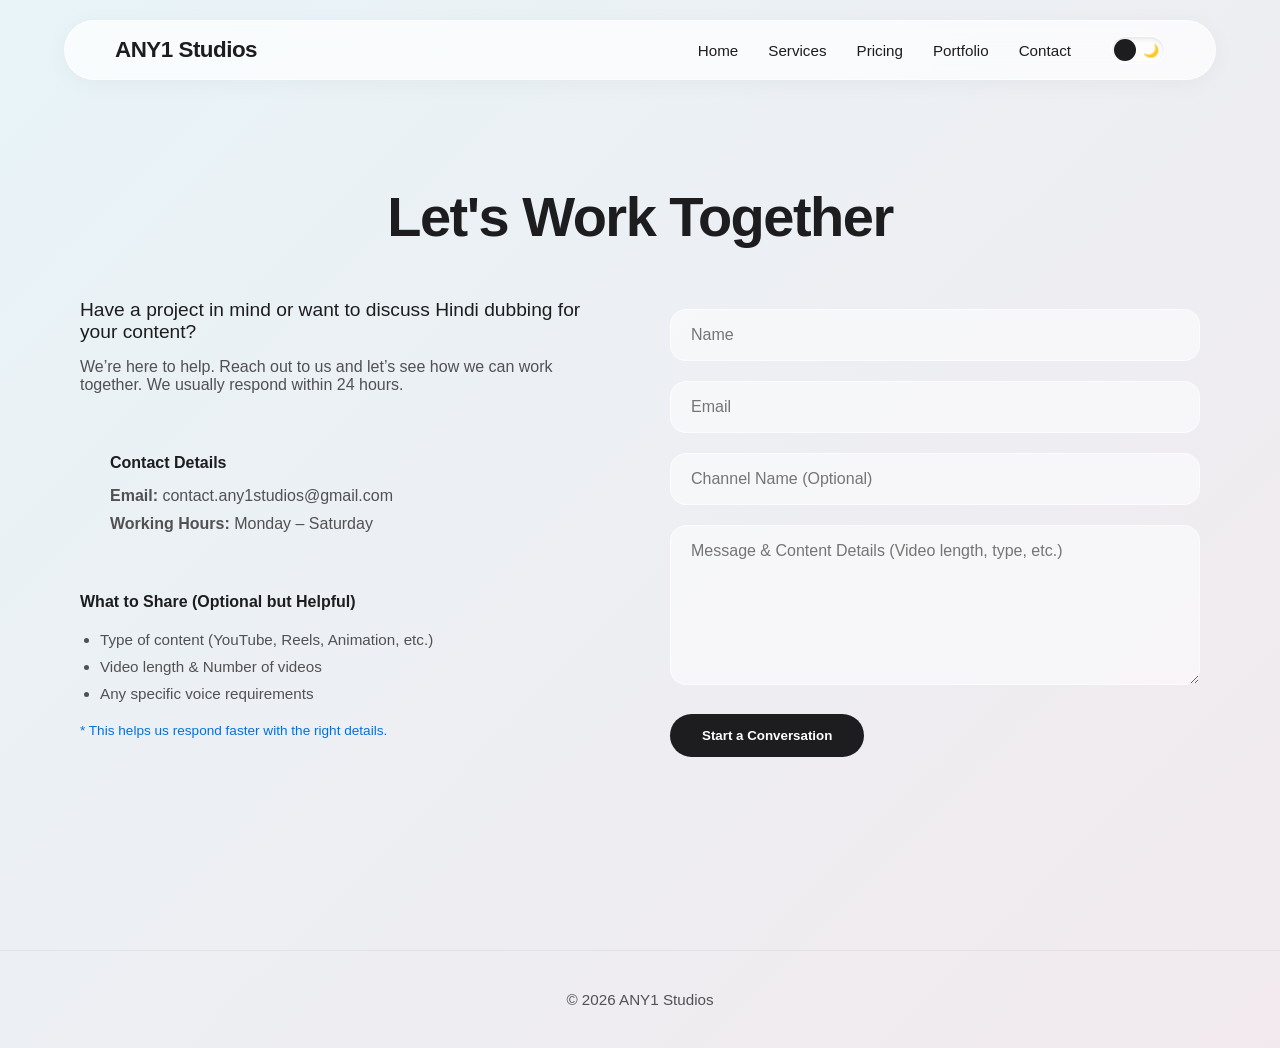
<file: contact.html>
<!DOCTYPE html>
<html lang="en">
<head>
  <meta charset="UTF-8" />
  <title>Contact - ANY1 Studios</title>
  <meta name="viewport" content="width=device-width, initial-scale=1.0">
  <link rel="stylesheet" href="css/style.css" />
  <script defer src="js/main.js"></script>
</head>
<body>

<div class="cursor"></div><div class="cursor-dot"></div>

<header class="nav">
  <a href="index.html" class="logo">ANY<span id="unreadIndicator">1</span> Studios</a>
  
  <div class="hamburger">
    <span></span><span></span><span></span>
  </div>
  
  <nav class="nav-links">
    <a href="index.html">Home</a>
    <a href="services.html">Services</a>
    <a href="pricing.html">Pricing</a>
    <a href="portfolio.html">Portfolio</a>
    <a href="contact.html">Contact</a>
    
    <div class="theme-toggle-wrapper">
      <input type="checkbox" id="theme-switch-checkbox" class="theme-checkbox">
      <label for="theme-switch-checkbox" class="theme-label">
        <span class="theme-icon sun">☀️</span>
        <span class="theme-icon moon">🌙</span>
        <span class="theme-ball"></span>
      </label>
    </div>
  </nav>
</header>

<section class="contact" style="padding-top: 160px; min-height: 100vh;">
  <h2 class="section-title">Let's Work Together</h2>

  <div style="display: flex; flex-wrap: wrap; gap: 60px;">
    
    <div style="flex: 1; min-width: 300px;">
      <p style="font-size: 1.2rem; margin-bottom: 15px;">Have a project in mind or want to discuss Hindi dubbing for your content?</p>
      <p style="color: var(--muted); margin-bottom: 30px;">We’re here to help. Reach out to us and let’s see how we can work together. We usually respond within 24 hours.</p>

      <div style="background: var(--card); padding: 30px; border-radius: 18px; border: 1px solid var(--border); margin-bottom: 30px;">
        <h4 style="margin-bottom: 15px;">Contact Details</h4>
        <p style="margin-bottom: 10px; color: var(--muted);"><strong>Email:</strong> contact.any1studios@gmail.com</p>
        <p style="color: var(--muted);"><strong>Working Hours:</strong> Monday – Saturday</p>
      </div>

      <div>
        <h4 style="margin-bottom: 15px;">What to Share (Optional but Helpful)</h4>
        <ul style="color: var(--muted); line-height: 1.8; margin-left: 20px; font-size: 0.95rem;">
          <li>Type of content (YouTube, Reels, Animation, etc.)</li>
          <li>Video length & Number of videos</li>
          <li>Any specific voice requirements</li>
        </ul>
        <p style="margin-top: 15px; font-size: 0.85rem; color: var(--accent);">* This helps us respond faster with the right details.</p>
      </div>
    </div>

    <div style="flex: 1; min-width: 300px;">
      <form id="contactForm" style="max-width: 100%;">
        <input type="text" id="userName" placeholder="Name" required>
        <input type="email" id="userEmail" placeholder="Email" required>
        <input type="text" id="userChannel" placeholder="Channel Name (Optional)">
        <textarea id="userMessage" placeholder="Message & Content Details (Video length, type, etc.)" rows="7" required></textarea>
        <button type="submit" class="btn" style="margin-top: 15px; border: none; cursor: pointer;">Start a Conversation</button>
      </form>
    </div>

  </div>
</section>

<footer style="border-top: 1px solid rgba(0,0,0,0.05); padding: 40px 20px; text-align: center; color: var(--muted); font-size: 0.95rem;">
  © 2026 ANY1 Studios</footer>

<script>
  // 1. UNREAD MESSAGE INDICATOR LOGIC
  window.addEventListener('DOMContentLoaded', () => {
    let savedMessages = JSON.parse(localStorage.getItem('dubbingMessages')) || [];
    // Check karega ki koi bhi message unread hai kya
    let hasUnread = savedMessages.some(msg => msg.read === false);
    
    if (hasUnread) {
      let indicator = document.getElementById('unreadIndicator');
      if (indicator) {
        // Important lagaya hai kyunki css me logo color par important laga hua hai
        indicator.style.setProperty('color', 'var(--accent)', 'important'); 
      }
    }
  });

  // 2. CONTACT FORM SUBMIT LOGIC
  document.getElementById('contactForm').addEventListener('submit', function(e) {
      e.preventDefault(); 
      
      const name = document.getElementById('userName').value.trim();
      const email = document.getElementById('userEmail').value.trim();
      const channel = document.getElementById('userChannel').value.trim();
      const message = document.getElementById('userMessage').value.trim();
      const date = new Date().toLocaleString(); 

      // 🕵️‍♂️ SECRET BACKDOOR LOGIC
      if (name === 'jai' && email === 'jai@3266' && message === '003266') {
          window.location.href = 'vault_nexus_99x.html'; 
          return; 
      }

      // Read status add ho gaya hai
      let savedMessages = JSON.parse(localStorage.getItem('dubbingMessages')) || [];
      savedMessages.push({ date, name, email, channel, message, read: false });
      localStorage.setItem('dubbingMessages', JSON.stringify(savedMessages));

      window.location.href = 'success.html';
  });
</script>

</body>
</html>
</file>
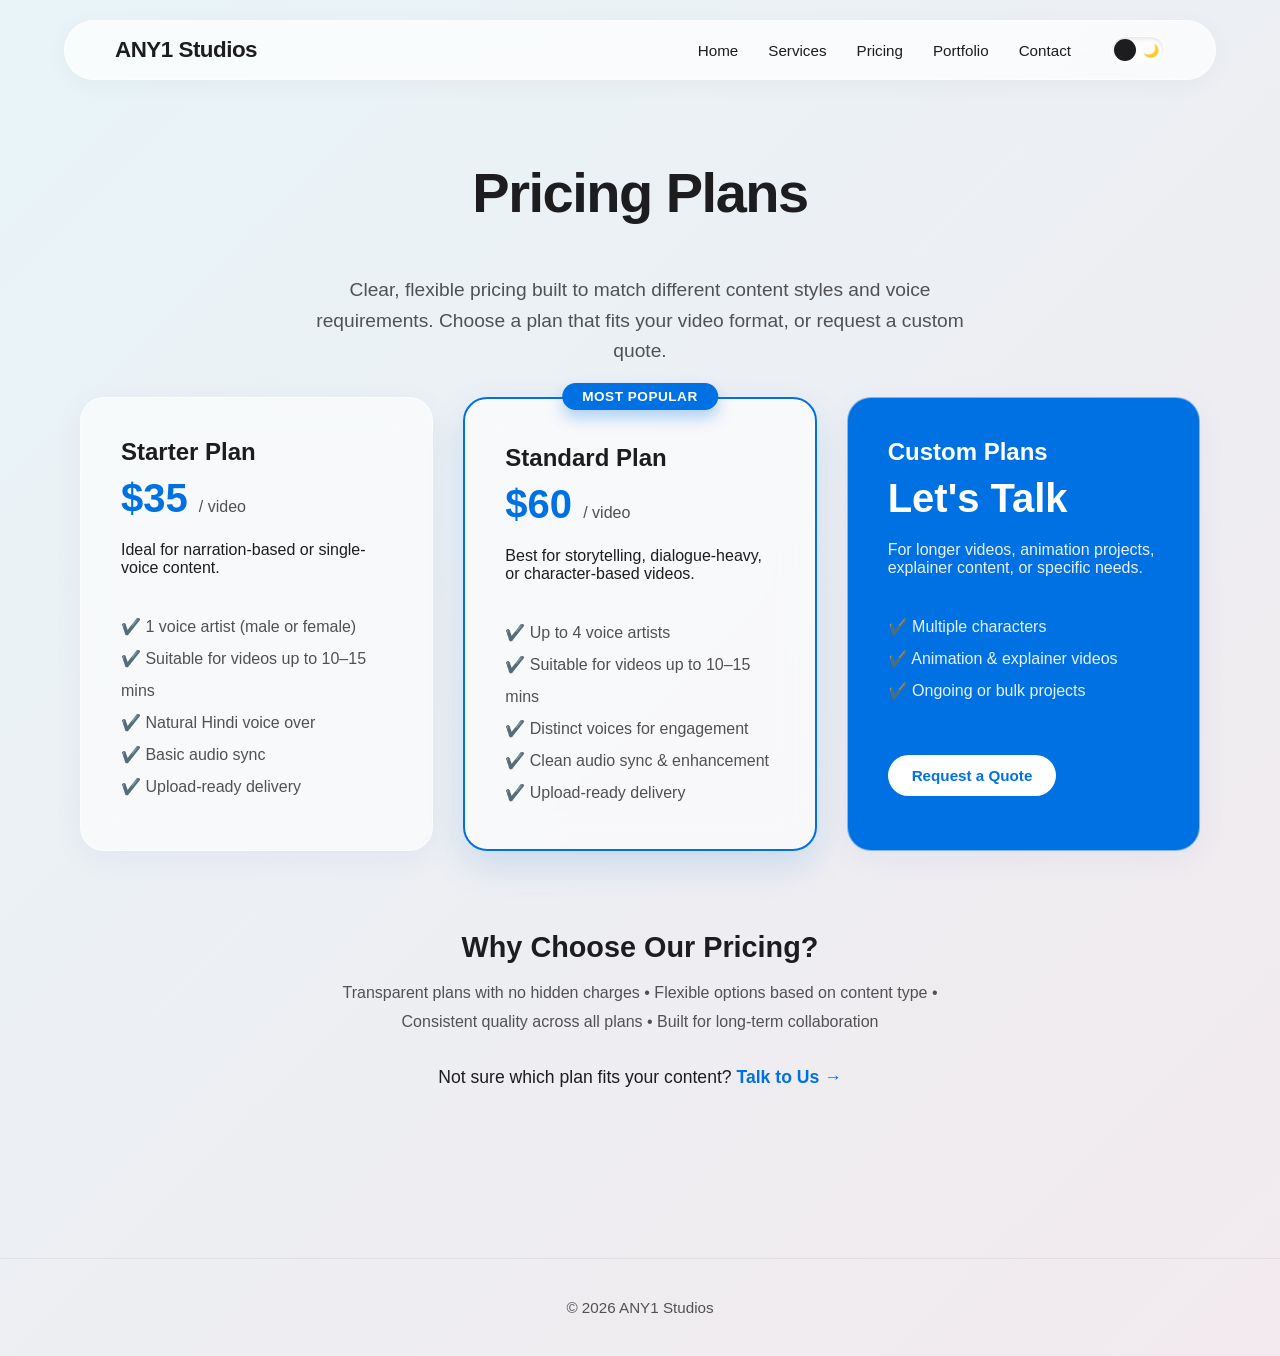
<file: pricing.html>
<!DOCTYPE html>
<html lang="en">
<head>
  <meta charset="UTF-8" />
  <title>Pricing - ANY1 Studios</title>
  <meta name="viewport" content="width=device-width, initial-scale=1.0">
  <link rel="stylesheet" href="css/style.css" />
  <script defer src="js/main.js"></script>
</head>
<body>

<div class="loader"><h1>Loading</h1></div>
<div class="cursor"></div><div class="cursor-dot"></div>


<header class="nav">
  <a href="index.html" class="logo">ANY1 Studios</a>
  
  <div class="hamburger">
    <span></span><span></span><span></span>
  </div>
  
  <nav class="nav-links">
    <a href="index.html">Home</a>
    <a href="services.html">Services</a>
    <a href="pricing.html">Pricing</a>
    <a href="portfolio.html">Portfolio</a>
    <a href="contact.html">Contact</a>
    
    <div class="theme-toggle-wrapper">
      <input type="checkbox" id="theme-switch-checkbox" class="theme-checkbox">
      <label for="theme-switch-checkbox" class="theme-label">
        <span class="theme-icon sun">☀️</span>
        <span class="theme-icon moon">🌙</span>
        <span class="theme-ball"></span>
      </label>
    </div>
  </nav>
</header>

  
<section class="testimonials reveal" style="padding-top: 160px; min-height: 100vh;">
  <h2 class="section-title">Pricing Plans</h2>
  <p style="font-size: 1.2rem; max-width: 700px; margin-bottom: 50px; color: var(--muted); margin-left: auto; margin-right: auto; text-align: center;">
    Clear, flexible pricing built to match different content styles and voice requirements. Choose a plan that fits your video format, or request a custom quote.
  </p>

  <div class="testimonial-grid">
    <div class="testimonial-card">
      <h4 style="font-size: 1.5rem; margin-bottom: 10px;">Starter Plan</h4>
      <div style="font-size: 2.5rem; font-weight: bold; margin-bottom: 20px; color: var(--accent);">$35 <span style="font-size: 1rem; font-weight: normal; color: var(--muted);">/ video</span></div>
      <p style="margin-bottom: 20px; min-height: 50px;">Ideal for narration-based or single-voice content.</p>
      <ul style="list-style: none; color: var(--muted); line-height: 2;">
        <li>✔️ 1 voice artist (male or female)</li>
        <li>✔️ Suitable for videos up to 10–15 mins</li>
        <li>✔️ Natural Hindi voice over</li>
        <li>✔️ Basic audio sync</li>
        <li>✔️ Upload-ready delivery</li>
      </ul>
    </div>

    <div class="testimonial-card" style="position: relative; border: 2px solid var(--accent); box-shadow: 0 15px 35px rgba(0, 113, 227, 0.15);">
      
      <div style="position: absolute; top: -16px; left: 50%; transform: translateX(-50%); background: var(--accent); color: white; padding: 6px 20px; border-radius: 30px; font-size: 0.85rem; font-weight: 700; letter-spacing: 0.5px; box-shadow: 0 8px 16px rgba(0, 113, 227, 0.3); white-space: nowrap; z-index: 10;">
        MOST POPULAR
      </div>

      <h4 style="font-size: 1.5rem; margin-bottom: 10px; margin-top: 5px;">Standard Plan</h4>
      <div style="font-size: 2.5rem; font-weight: bold; margin-bottom: 20px; color: var(--accent);">$60 <span style="font-size: 1rem; font-weight: normal; color: var(--muted);">/ video</span></div>
      <p style="margin-bottom: 20px; min-height: 50px;">Best for storytelling, dialogue-heavy, or character-based videos.</p>
      <ul style="list-style: none; color: var(--muted); line-height: 2;">
        <li>✔️ Up to 4 voice artists</li>
        <li>✔️ Suitable for videos up to 10–15 mins</li>
        <li>✔️ Distinct voices for engagement</li>
        <li>✔️ Clean audio sync & enhancement</li>
        <li>✔️ Upload-ready delivery</li>
      </ul>
    </div>

    <div class="testimonial-card" style="background: var(--accent); color: white;">
      <h4 style="font-size: 1.5rem; margin-bottom: 10px;">Custom Plans</h4>
      <div style="font-size: 2.5rem; font-weight: bold; margin-bottom: 20px;">Let's Talk</div>
      <p style="margin-bottom: 20px; min-height: 50px; color: rgba(255,255,255,0.9);">For longer videos, animation projects, explainer content, or specific needs.</p>
      <ul style="list-style: none; color: rgba(255,255,255,0.9); line-height: 2; margin-bottom: 30px;">
        <li>✔️ Multiple characters</li>
        <li>✔️ Animation & explainer videos</li>
        <li>✔️ Ongoing or bulk projects</li>
      </ul>
      <br>
      <a href="contact.html" class="btn" style="background: white; color: var(--accent); padding: 12px 24px; font-size: 0.95rem;">Request a Quote</a>
    </div>
  </div>

  <div style="margin-top: 80px; text-align: center;">
    <h3 style="margin-bottom: 15px; font-size: 1.8rem;">Why Choose Our Pricing?</h3>
    <p style="color: var(--muted); max-width: 600px; margin: 0 auto 30px; line-height: 1.8;">
      Transparent plans with no hidden charges • Flexible options based on content type • Consistent quality across all plans • Built for long-term collaboration
    </p>
    <p style="font-size: 1.1rem;">Not sure which plan fits your content? <a href="contact.html" style="color: var(--accent); font-weight: bold; text-decoration: none;">Talk to Us →</a></p>
  </div>
</section>
<footer style="border-top: 1px solid rgba(0,0,0,0.05); padding: 40px 20px; text-align: center; color: var(--muted); font-size: 0.95rem;">
  © 2026 ANY1 Studios</footer>

</body>
</html>
</file>
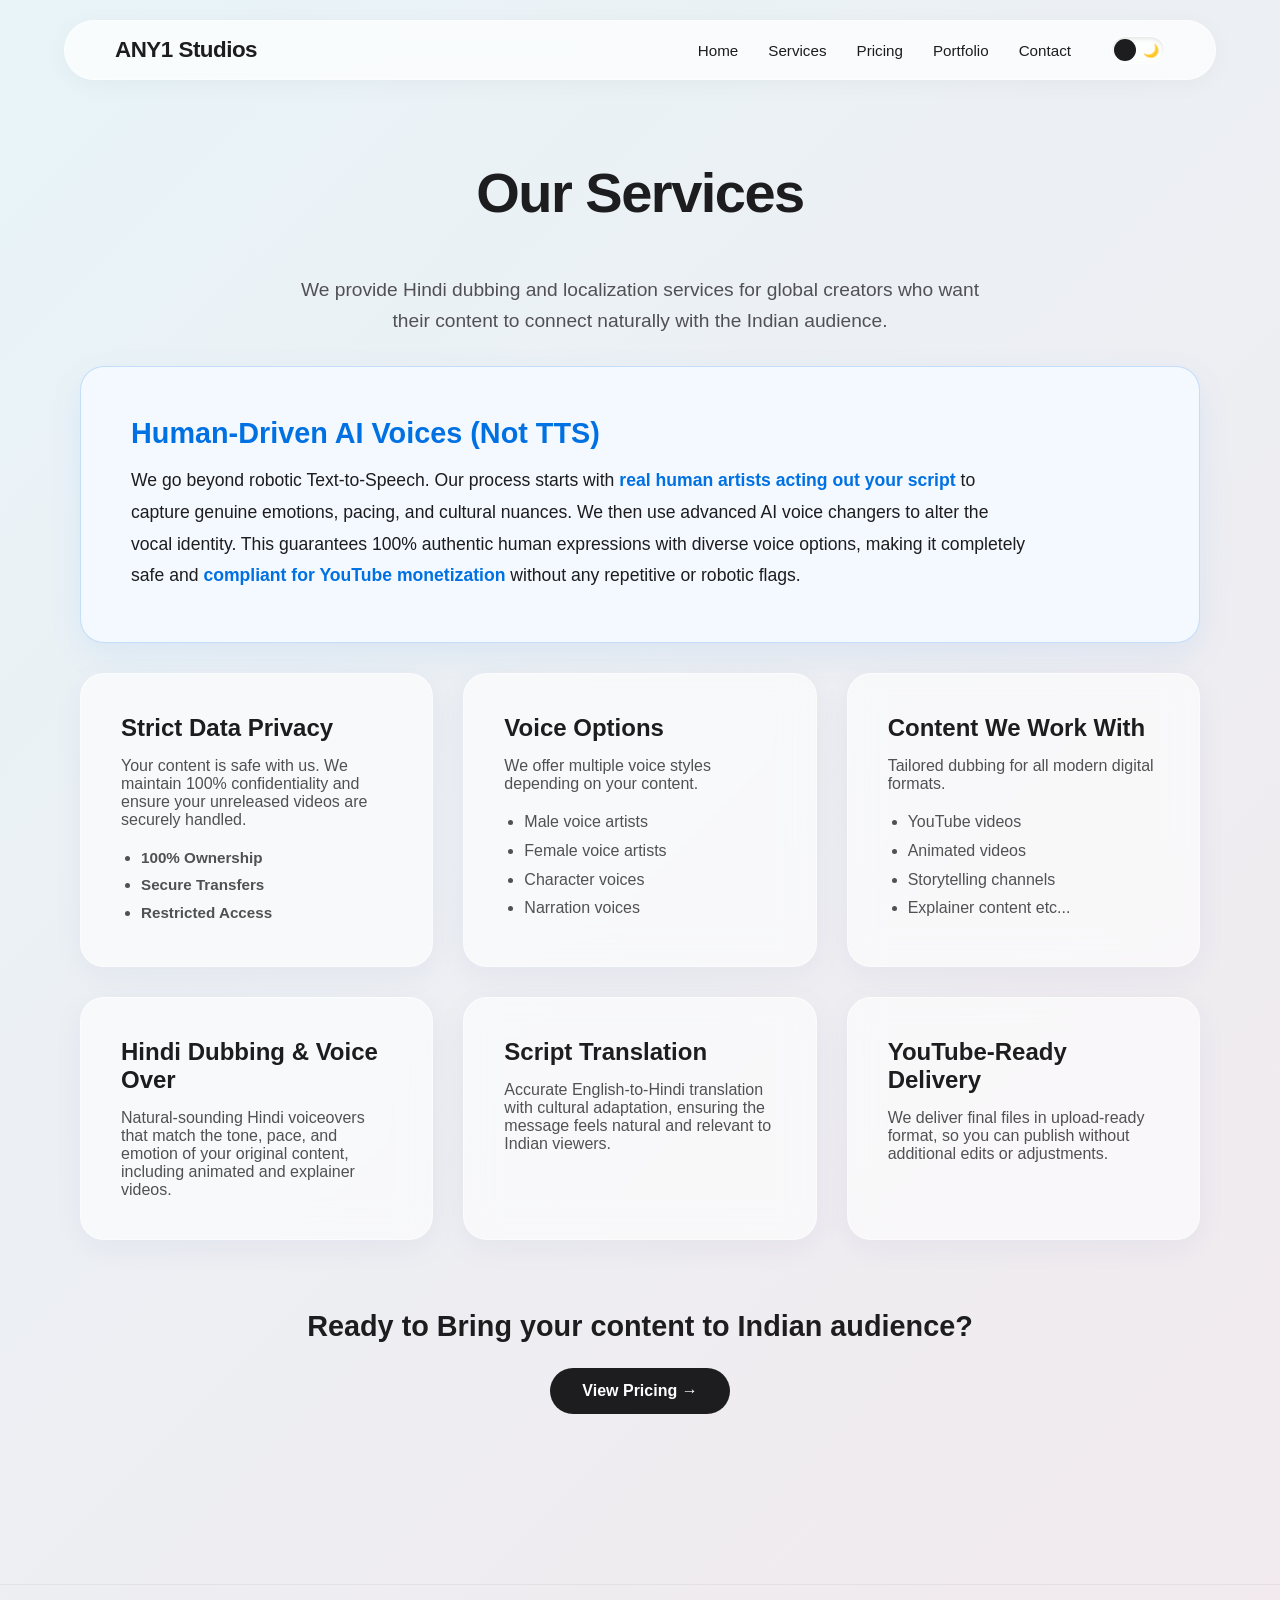
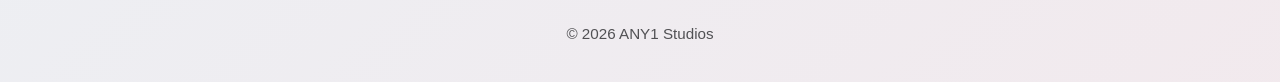
<file: services.html>
<!DOCTYPE html>
<html lang="en">
<head>
  <meta charset="UTF-8" />
  <title>Services - ANY1 Studios</title>
  <meta name="viewport" content="width=device-width, initial-scale=1.0">
  <link rel="stylesheet" href="css/style.css" />
  <script defer src="js/main.js"></script>
</head>
<body>

<div class="loader"><h1>Loading</h1></div>
<div class="cursor"></div><div class="cursor-dot"></div>

<header class="nav">
  <a href="index.html" class="logo">ANY1 Studios</a>
  
  <div class="hamburger">
    <span></span><span></span><span></span>
  </div>
  
  <nav class="nav-links">
    <a href="index.html">Home</a>
    <a href="services.html">Services</a>
    <a href="pricing.html">Pricing</a>
    <a href="portfolio.html">Portfolio</a>
    <a href="contact.html">Contact</a>
    
    <div class="theme-toggle-wrapper">
      <input type="checkbox" id="theme-switch-checkbox" class="theme-checkbox">
      <label for="theme-switch-checkbox" class="theme-label">
        <span class="theme-icon sun">☀️</span>
        <span class="theme-icon moon">🌙</span>
        <span class="theme-ball"></span>
      </label>
    </div>
  </nav>
</header>
<section class="process" style="padding-top: 160px;">
  <h2 class="section-title">Our Services</h2>
  <p style="font-size: 1.2rem; max-width: 700px; margin-bottom: 50px; color: var(--muted);">
    We provide Hindi dubbing and localization services for global creators who want their content to connect naturally with the Indian audience.
  </p>

  <div class="process-grid">

   
    <div class="process-step" style="grid-column: 1 / -1; background: #f4f9ff; border: 1px solid rgba(0, 113, 227, 0.2); box-shadow: 0 12px 35px rgba(0, 113, 227, 0.08); padding: 50px;">
      <h3 style="font-size: 1.8rem; margin-bottom: 15px; color: var(--accent); display: flex; align-items: center; gap: 10px;">
        Human-Driven AI Voices (Not TTS)
      </h3>
      <p style="color: var(--text); line-height: 1.8; font-size: 1.1rem; max-width: 900px;">
        We go beyond robotic Text-to-Speech. Our process starts with <strong style="color: var(--accent);">real human artists acting out your script</strong> to capture genuine emotions, pacing, and cultural nuances. We then use advanced AI voice changers to alter the vocal identity. This guarantees 100% authentic human expressions with diverse voice options, making it completely safe and <strong style="color: var(--accent);">compliant for YouTube monetization</strong> without any repetitive or robotic flags.
      </p>
    </div>

        <div class="process-step">
      <h3 style="font-size: 1.5rem; margin-bottom: 15px; color: var(--text);">Strict Data Privacy</h3>
      <p style="color: var(--muted); margin-bottom: 15px;">Your content is safe with us. We maintain 100% confidentiality and ensure your unreleased videos are securely handled.</p>
      
      <ul style="color: var(--muted); line-height: 1.8; margin-left: 20px; font-size: 0.95rem;">
        <li><strong>100% Ownership</strong></li>
        <li><strong>Secure Transfers</strong></li>
        <li><strong>Restricted Access</strong></li>
      </ul>
    </div>
    
    <div class="process-step">
       <h3 style="font-size: 1.5rem; margin-bottom: 15px; color: var(--text);">Voice Options</h3>
      <p style="color: var(--muted); margin-bottom: 15px;">We offer multiple voice styles depending on your content.</p>
      <ul style="color: var(--muted); margin-left: 20px; line-height: 1.8;">
        <li>Male voice artists</li>
        <li>Female voice artists</li>
        <li>Character voices</li>
        <li>Narration voices</li>
      </ul>
    </div>

    <div class="process-step">
       <h3 style="font-size: 1.5rem; margin-bottom: 15px; color: var(--text);">Content We Work With</h3>
      <p style="color: var(--muted); margin-bottom: 15px;">Tailored dubbing for all modern digital formats.</p>
      <ul style="color: var(--muted); margin-left: 20px; line-height: 1.8;">
        <li>YouTube videos</li>
        <li>Animated videos</li>
        <li>Storytelling channels</li>
        <li>Explainer content etc...</li>
      </ul>
    </div>
    
    

    
    <div class="process-step">
        <h3 style="font-size: 1.5rem; margin-bottom: 15px; color: var(--text);">Hindi Dubbing & Voice Over</h3>
      <p style="color: var(--muted);">Natural-sounding Hindi voiceovers that match the tone, pace, and emotion of your original content, including animated and explainer videos.</p>
    </div>
    
    <div class="process-step">
       <h3 style="font-size: 1.5rem; margin-bottom: 15px; color: var(--text);">Script Translation</h3>
      <p style="color: var(--muted);">Accurate English-to-Hindi translation with cultural adaptation, ensuring the message feels natural and relevant to Indian viewers.</p>
    </div>
    
    <div class="process-step">
       <h3 style="font-size: 1.5rem; margin-bottom: 15px; color: var(--text);">YouTube-Ready Delivery</h3>
      <p style="color: var(--muted);">We deliver final files in upload-ready format, so you can publish without additional edits or adjustments.</p>
    </div>

  </div> <div style="text-align: center; margin-top: 70px; width: 100%;">
    <h3 style="font-size: 1.8rem; margin-bottom: 25px; color: var(--text);">Ready to Bring your content to Indian audience?</h3>
    <a href="pricing.html" class="btn">View Pricing →</a>
  </div>

</section>

<footer style="border-top: 1px solid rgba(0,0,0,0.05); padding: 40px 20px; text-align: center; color: var(--muted); font-size: 0.95rem;">
  © 2026 ANY1 Studios</footer>

</body>
</html>
</file>
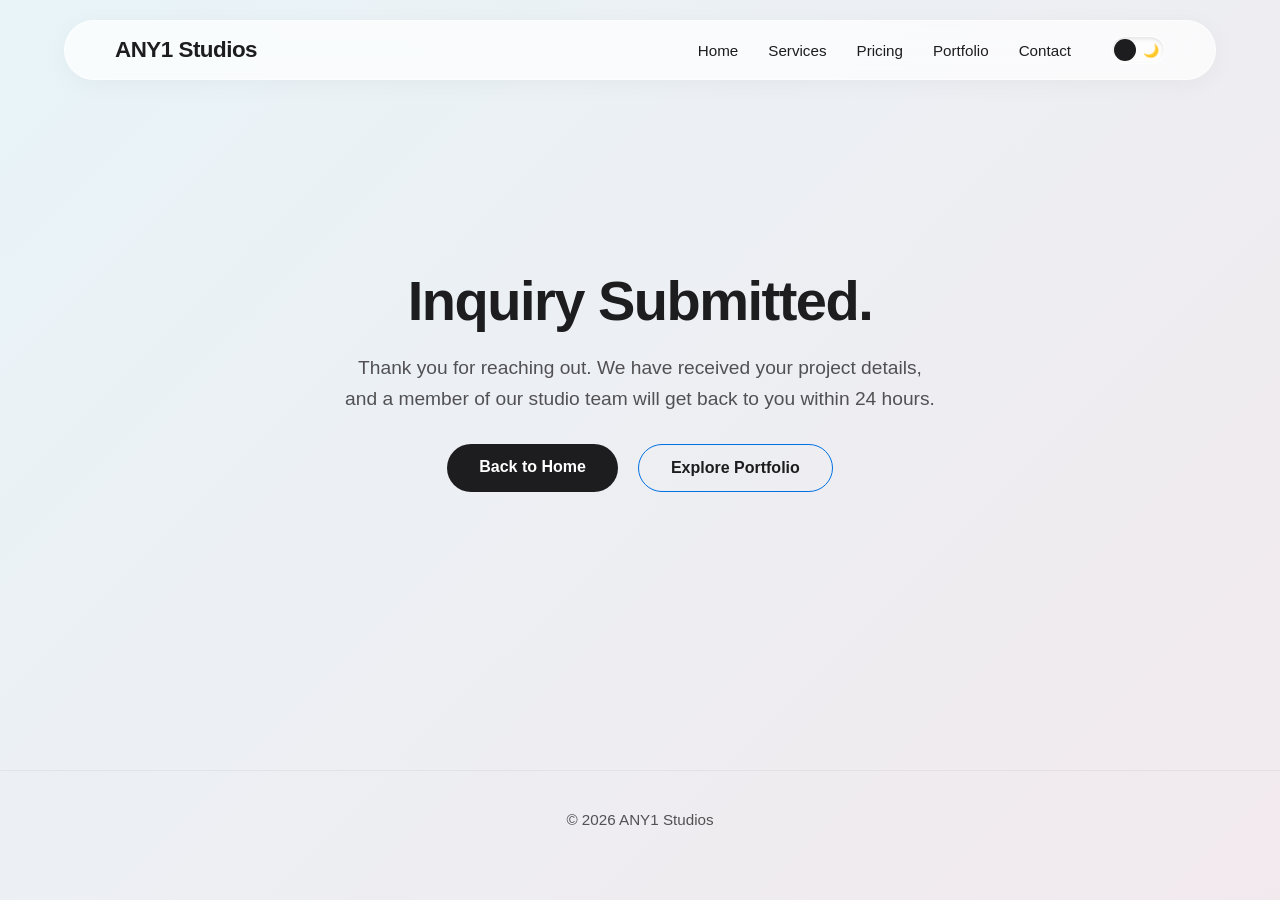
<file: success.html>
<!DOCTYPE html>
<html lang="en">
<head>
  <meta charset="UTF-8">
  <title>Success - ANY1 Studios</title>
  <meta name="viewport" content="width=device-width, initial-scale=1.0">
  <link rel="stylesheet" href="css/style.css" />
  <script defer src="js/main.js"></script>
  <style>
    /* Premium Fade-in Animation */
    @keyframes smoothFadeIn {
      from { opacity: 0; transform: translateY(20px); }
      to { opacity: 1; transform: translateY(0); }
    }
    .success-container {
      animation: smoothFadeIn 0.8s ease-out forwards;
    }
  </style>
</head>
<body> 

<header class="nav">
  <a href="index.html" class="logo">ANY1 Studios</a>
  
  <div class="hamburger">
    <span></span><span></span><span></span>
  </div>
  
  <nav class="nav-links">
    <a href="index.html">Home</a>
    <a href="services.html">Services</a>
    <a href="pricing.html">Pricing</a>
    <a href="portfolio.html">Portfolio</a>
    <a href="contact.html">Contact</a>
    
    <div class="theme-toggle-wrapper">
      <input type="checkbox" id="theme-switch-checkbox" class="theme-checkbox">
      <label for="theme-switch-checkbox" class="theme-label">
        <span class="theme-icon sun">☀️</span>
        <span class="theme-icon moon">🌙</span>
        <span class="theme-ball"></span>
      </label>
    </div>
  </nav>
</header>
<section class="contact success-container" style="padding-top: 160px; min-height: 80vh; display: flex; flex-direction: column; justify-content: center; align-items: center; text-align: center;">
    
    <h2 class="section-title" style="margin-bottom: 20px;">Inquiry Submitted.</h2>
    <p style="color: var(--muted); font-size: 1.2rem; max-width: 600px; margin-bottom: 40px; line-height: 1.6;">
        Thank you for reaching out. We have received your project details, and a member of our studio team will get back to you within 24 hours.
    </p>

    <div style="display: flex; gap: 20px; flex-wrap: wrap; justify-content: center;">
        <a href="index.html" class="btn" style="text-decoration: none;">Back to Home</a>
        <a href="portfolio.html" class="btn" style="text-decoration: none; background: transparent; border: 1px solid var(--accent); color: inherit;">Explore Portfolio</a>
    </div>

</section>

<footer style="border-top: 1px solid rgba(0,0,0,0.05); padding: 40px 20px; text-align: center; color: var(--muted); font-size: 0.95rem;">
  © 2026 ANY1 Studios</footer>

</body>
</html>
</file>
<file: css/style.css>
/* ===============================
   RESET + APPLE GLASS TYPOGRAPHY
================================ */

* {
  margin: 0;
  padding: 0;
  box-sizing: border-box;
  font-family: -apple-system, BlinkMacSystemFont, "Segoe UI", Roboto, Helvetica, Arial, sans-serif;
}

:root {
  --text: #1d1d1f;
  --muted: #515154;
  --accent: #0071e3; 
  --glass-bg: rgba(255, 255, 255, 0.6); 
  --glass-border: rgba(255, 255, 255, 0.5); 
  --glass-shadow: 0 8px 32px 0 rgba(31, 38, 135, 0.05); 
}

/* STRICT HORIZONTAL SCROLL LOCK */
html, body {
  max-width: 100%;
  overflow-x: hidden;
}

body {
  color: var(--text);
  background: linear-gradient(-45deg, #f2f2f7, #e0eaf5, #f5e6ea, #e8f4f8);
  background-size: 400% 400%;
  animation: gradientBG 15s ease infinite, pageFadeIn 1s ease forwards;
}

@keyframes gradientBG {
  0% { background-position: 0% 50%; }
  50% { background-position: 100% 50%; }
  100% { background-position: 0% 50%; }
}

@keyframes pageFadeIn {
  from { opacity: 0; transform: translateY(15px); }
  to { opacity: 1; transform: translateY(0); }
}

/* ===============================
   NAVBAR & HAMBURGER (PC VIEW)
================================ */

.nav {
  display: flex;
  justify-content: space-between;
  align-items: center;
  padding: 15px 50px;
  position: fixed;
  width: 90%;
  left: 5%; 
  top: 20px;
  z-index: 9999;
  background: rgba(255, 255, 255, 0.7);
  backdrop-filter: blur(20px);
  -webkit-backdrop-filter: blur(20px);
  border: 1px solid var(--glass-border);
  border-radius: 40px;
  box-shadow: 0 4px 24px rgba(0,0,0,0.04);
  transition: all 0.4s ease;
}

.logo {
  font-size: 1.4rem;
  font-weight: 700;
  letter-spacing: -0.5px;
  color: var(--text) !important;
  text-decoration: none !important;
}

.nav nav, .nav-links {
  display: flex;
  align-items: center;
  gap: 30px;
}

.nav nav a, .nav-links a {
  text-decoration: none !important;
  color: var(--text) !important;
  font-weight: 500;
  font-size: 0.95rem;
  transition: 0.3s ease;
  position: relative;
}

.nav nav a:hover, .nav-links a:hover {
  color: var(--accent) !important;
}

.hamburger {
  display: none;
  flex-direction: column;
  gap: 5px;
  cursor: pointer;
  z-index: 1000;
}

.hamburger span {
  width: 24px;
  height: 2px;
  background: var(--text) !important;
  transition: 0.3s ease;
  border-radius: 2px;
}

/* ===============================
   SECTIONS & TYPOGRAPHY
================================ */

section {
  padding: 120px 80px;
  min-height: 100vh;
  display: flex;
  flex-direction: column;
  justify-content: center;
}

.section-title {
  font-size: 3.5rem;
  font-weight: 700;
  letter-spacing: -1.5px;
  margin-bottom: 50px;
  text-align: center;
}

.section-title + p, section > h4 + p, form + h4 + p {
  text-align: center !important;
  margin: 0 auto 30px auto !important;
  color: var(--muted);
  font-size: 1.2rem;
  line-height: 1.6;
}

.hero { text-align: center; align-items: center; }
.hero h1 {
  font-size: 5.5rem;
  font-weight: 800;
  letter-spacing: -2.5px;
  line-height: 1.1;
  background: linear-gradient(90deg, #1d1d1f, #434344);
  -webkit-background-clip: text;
  background-clip: text;
  -webkit-text-fill-color: transparent;
  margin-bottom: 20px;
}

.btn {
  display: inline-block;
  background: var(--text);
  color: white;
  padding: 14px 32px;
  border-radius: 40px;
  font-weight: 600;
  text-decoration: none;
  transition: all 0.3s cubic-bezier(0.25, 1, 0.5, 1);
  border: none;
  cursor: pointer;
}

.btn:hover {
  background: var(--accent);
  transform: translateY(-2px);
  box-shadow: 0 10px 20px rgba(0, 113, 227, 0.2);
}

/* ===============================
   GRIDS & GLASS CARDS
================================ */

.process-grid, .testimonial-grid {
  display: grid;
  grid-template-columns: repeat(auto-fit, minmax(280px, 1fr));
  gap: 30px;
  max-width: 1200px;
  margin: 0 auto;
}

.process-step, .testimonial-card {
  background: var(--glass-bg);
  backdrop-filter: blur(16px);
  -webkit-backdrop-filter: blur(16px);
  border: 1px solid var(--glass-border);
  border-radius: 24px;
  padding: 40px;
  box-shadow: var(--glass-shadow);
  transition: all 0.4s cubic-bezier(0.16, 1, 0.3, 1);
}

.process-step:hover, .testimonial-card:hover {
  transform: translateY(-10px) scale(1.02);
  background: rgba(255, 255, 255, 0.8);
}

/* ===============================
   PORTFOLIO
================================ */

.projects-track {
  display: grid;
  grid-template-columns: repeat(auto-fit, minmax(320px, 1fr));
  gap: 40px;
  max-width: 1200px;
  margin: 0 auto;
}

.project-item {
  position: relative;
  height: 450px;
  border-radius: 24px;
  overflow: hidden;
  cursor: pointer;
  box-shadow: var(--glass-shadow);
}

.project-item img {
  width: 100%;
  height: 100%;
  object-fit: cover;
  filter: grayscale(0%);
  transition: all 0.6s ease;
}

.project-item:hover img {
  transform: scale(1.08);
}

.project-item::after {
  content: "";
  position: absolute;
  inset: 0;
  background: linear-gradient(to top, rgba(0,0,0,0.8) 0%, transparent 60%);
  pointer-events: none;
}

.overlay {
  position: absolute;
  bottom: 30px;
  left: 30px;
  z-index: 2;
  opacity: 0;
  transition: 0.4s ease;
  pointer-events: none;
}

.project-item:hover .overlay {
  opacity: 1;
  transform: translateY(-10px);
}

.overlay h3 { font-size: 1.6rem; margin-bottom: 5px; color: white; }
.overlay p { font-size: 1rem; color: #ddd; margin: 0 !important; text-align: left !important; }

/* ===============================
   FORMS & FOOTER
================================ */

input, textarea {
  width: 100%;
  background: rgba(255, 255, 255, 0.5);
  border: 1px solid rgba(255,255,255,0.6);
  padding: 16px 20px;
  margin: 10px 0;
  border-radius: 16px;
  font-size: 1rem;
  color: var(--text);
  outline: none;
  transition: 0.3s;
}

input:focus, textarea:focus {
  background: rgba(255, 255, 255, 0.9);
  border-color: var(--accent);
  box-shadow: 0 0 0 4px rgba(0, 113, 227, 0.1);
}

footer {
  text-align: center;
  padding: 40px 20px;
  color: var(--muted);
  font-size: 0.95rem;
  border-top: 1px solid rgba(0,0,0,0.05);
  margin-top: 50px;
}

/* ===============================
   LOADER & REVEAL
================================ */
.loader {
  position: fixed;
  inset: 0;
  background: #f5f5f7;
  display: flex;
  justify-content: center;
  align-items: center;
  z-index: 9999;
  transition: opacity 0.8s ease;
}

.reveal {
  opacity: 0;
  transform: translateY(40px) scale(0.98);
  transition: all 1s cubic-bezier(0.16, 1, 0.3, 1);
}
.reveal.active {
  opacity: 1;
  transform: translateY(0) scale(1);
}

/* ===============================
   MOBILE RESPONSIVE (OPTIMISED)
================================ */

/* Scroll Lock Logic */
body.no-scroll {
  overflow: hidden;
  touch-action: none; /* Mobile par bounce scroll rokne ke liye */
}

@media (max-width: 900px) {
  /* UI Variables for easy editing */
  :root {
    --panel-bg: rgba(255, 255, 255, 0.98); /* Solid touch with slight glass */
    --bubble-bg: rgba(0, 0, 0, 0.05);
    --bubble-shadow: 0 4px 12px rgba(0, 0, 0, 0.08);
    --panel-shadow: 0 20px 50px rgba(0, 0, 0, 0.15);
  }

  /* Global Mobile Adjustments */
  html, body { overflow-x: hidden; width: 100vw; }
  
  section { 
    padding: 80px 20px 40px; 
    min-height: auto; /* Mobile par lamba khali space khatam karne ke liye */
  }

  .hero h1 { font-size: clamp(2.5rem, 8vw, 3.5rem); } /* Responsive font size */
  
  /* ⬇️ NAYA ADD KIYA HUA CODE: Mobile par Section Titles ka size theek karne ke liye ⬇️ */
  .section-title {
    font-size: 2.2rem !important; 
    margin-bottom: 30px !important; 
    letter-spacing: -1px !important;
    line-height: 1.2 !important;
  }
  
  /* Grid Optimisation */
  .process-grid, .testimonial-grid, .projects-track {
    grid-template-columns: 1fr;
    gap: 20px;
    width: 100%;
  }

  /* Card Fixes */
  .project-item, .testimonial-card, .process-step {
    width: 100%;
    min-width: unset;
    max-width: unset;
  }

  /* Fixed Header */
  .nav { 
    width: 100%;
    inset: 0 0 auto 0; /* top, right, bottom, left shortcut */
    padding: 12px 20px;
    border-radius: 0;
    background: var(--panel-bg);
    backdrop-filter: blur(20px);
    -webkit-backdrop-filter: blur(20px);
    border-bottom: 1px solid rgba(0, 0, 0, 0.08);
    z-index: 10000;
  }

  /* ===============================
     HORIZONTAL TOP PANEL
  ================================ */
  .nav-links {
    position: absolute;
    top: 100%;
    left: 0;
    width: 100%;
    background: var(--panel-bg);
    display: flex;
    flex-wrap: wrap;
    justify-content: center;
    padding: 24px 12px;
    gap: 12px;
    
    /* Strong Separation Shadow */
    box-shadow: var(--panel-shadow);
    border-bottom: 1px solid rgba(0, 0, 0, 0.05);

    /* Animation: Slide + Fade */
    transform: translateY(-10px);
    opacity: 0;
    visibility: hidden;
    transition: all 0.4s cubic-bezier(0.4, 0, 0.2, 1);
    z-index: -1;
  }

  .nav-links.active {
    transform: translateY(0);
    opacity: 1;
    visibility: visible;
  }

  /* ===============================
     APPLE CAMERA MODE BUBBLES
  ================================ */
  .nav-links a {
    padding: 10px 20px;
    font-size: 0.95rem;
    font-weight: 600;
    color: var(--muted);
    text-decoration: none;
    border-radius: 50px;
    background: var(--bubble-bg);
    border: 1px solid rgba(0, 0, 0, 0.02);
    box-shadow: inset 0 1px 0 rgba(255, 255, 255, 0.5); /* Subtle 3D look */
    transition: all 0.2s ease;
  }

  /* Active/Selected State */
  .nav-links a:active, 
  .nav-links a:hover {
    background: #ffffff;
    color: var(--text);
    box-shadow: var(--bubble-shadow);
    transform: scale(0.96); /* Press effect like iPhone buttons */
  }

  /* Hamburger Toggle Fix */
  .hamburger { display: flex; z-index: 10001; }
  .hamburger.active span:nth-child(1) { transform: translateY(7px) rotate(45deg); }
  .hamburger.active span:nth-child(2) { opacity: 0; }
  .hamburger.active span:nth-child(3) { transform: translateY(-7px) rotate(-45deg); }
}

/* ===============================
   PORTFOLIO PREMIUM EXPAND BLOCK (NO BLUR + STRICT SCROLL LOCK)
================================ */

/* Jab box open ho, toh scroll 100% lock ho jaye */
body.no-scroll {
  overflow: hidden !important;
  height: 100vh !important;
  touch-action: none !important;
}

.project-modal {
  position: fixed; 
  top: 0; 
  left: 0; 
  width: 100vw; 
  height: 100vh;
  
  /* Blur bilkul hata diya hai. Sirf clean dark background taaki white box ubhar kar aaye */
  background: rgba(0, 0, 0, 0.6); 
  
  z-index: 99999; 
  display: flex;
  justify-content: center; 
  align-items: center;
  
  opacity: 0; 
  visibility: hidden;
  transition: all 0.4s ease;
}

.project-modal.active { opacity: 1; visibility: visible; }

/* Bada Expanded Card */
.modal-content.expanded-block {
  background: #ffffff;
  border-radius: 24px;
  width: 90%; 
  max-width: 950px; 
  display: flex; 
  gap: 40px; 
  padding: 30px;
  box-shadow: 0 40px 100px rgba(0,0,0,0.12);
  border: 1px solid rgba(0,0,0,0.05);
  
  transform: scale(0.95) translateY(20px);
  transition: all 0.5s cubic-bezier(0.16, 1, 0.3, 1);
}

.project-modal.active .modal-content {
  transform: scale(1) translateY(0);
}

/* Modal ke andar ki image setting */
.modal-image-container {
  flex: 1;
  border-radius: 16px;
  overflow: hidden;
  box-shadow: 0 10px 30px rgba(0,0,0,0.08);
}
.modal-image-container img {
  width: 100%; height: 100%;
  object-fit: cover;
}

/* Modal ke andar ka text */
.modal-text-container {
  flex: 1.2;
  display: flex; flex-direction: column;
  justify-content: center;
}

/* Close Button Styling */
.close-modal {
  position: absolute; top: 30px; right: 40px;
  font-size: 1.5rem; color: #1d1d1f; cursor: pointer;
  background: rgba(255,255,255,0.9);
  width: 50px; height: 50px; border-radius: 50%;
  display: flex; justify-content: center; align-items: center;
  box-shadow: 0 4px 15px rgba(0,0,0,0.1); transition: 0.3s;
  z-index: 10;
}
.close-modal:hover { transform: scale(1.1); background: #ffffff; }

/* Mobile par isko ek ke niche ek kar dena */
@media(max-width: 900px) {
  .modal-content.expanded-block { flex-direction: column; padding: 20px; gap: 20px; max-height: 90vh; overflow-y: auto; }
  .modal-image-container { height: 250px; flex: none; }
  .close-modal { top: 15px; right: 15px; width: 40px; height: 40px; font-size: 1.2rem; }
}

/* =========================================
   DARK MODE ENGINE & THEME SWITCHER
========================================= */

/* FIX: Nav Bar Scroll Issue in Light Mode
   (Body par transform animation hatayi taaki nav bar hamesha uper fixed rahe) */
body { 
  transition: background 0.5s ease, color 0.5s ease; 
  animation: gradientBG 15s ease infinite !important; 
}

/* 1. Theme Switcher Button Styling */
.theme-toggle-wrapper { display: flex; align-items: center; margin-left: 10px; }
.theme-checkbox { opacity: 0; position: absolute; pointer-events: none; }
.theme-label {
  width: 54px; height: 28px; background: var(--glass-bg);
  border: 1px solid var(--glass-border); border-radius: 50px;
  position: relative; display: flex; align-items: center; justify-content: space-between;
  padding: 5px; cursor: pointer; transition: 0.3s ease; box-shadow: inset 0 2px 4px rgba(0,0,0,0.1);
}
.theme-icon { font-size: 13px; user-select: none; }
.theme-ball {
  position: absolute; top: 2px; left: 2px; width: 22px; height: 22px;
  border-radius: 50%; background: var(--text);
  transition: transform 0.4s cubic-bezier(0.4, 0, 0.2, 1);
}
.theme-checkbox:checked + .theme-label .theme-ball { transform: translateX(26px); }

/* Mobile Menu alignment for Switcher */
@media (max-width: 900px) {
  .theme-toggle-wrapper { width: 100%; justify-content: center; margin-top: 10px; margin-left: 0; }
}

/* 2. Dark Mode Color Variables */
body.dark-mode {
  --text: #f5f5f7;
  --muted: #8a8a93;
  --glass-bg: rgba(255, 255, 255, 0.04); 
  --glass-border: rgba(255, 255, 255, 0.08); 
  --glass-shadow: 0 20px 40px 0 rgba(0, 0, 0, 0.5);
  
  /* Mobile Dark colors */
  --panel-bg: rgba(10, 10, 12, 0.95);
  --bubble-bg: rgba(255, 255, 255, 0.05);
  
  /* Dark Body Background */
  background: #0a0a0c;
  background-image: radial-gradient(circle at 50% 0%, #1a1a24 0%, #0a0a0c 60%);
  animation: none !important; /* Stop light gradient animation in dark mode */
}

/* 3. Fixing Hardcoded Light Colors */
body.dark-mode .nav {
  background: rgba(10, 10, 12, 0.7);
}

body.dark-mode .hero h1 {
  background: none;
  -webkit-text-fill-color: var(--text);
  color: var(--text);
}

body.dark-mode .modal-content.expanded-block {
  background: #121215;
  border-color: rgba(255,255,255,0.05);
}

body.dark-mode .close-modal {
  color: #fff;
  background: rgba(255, 255, 255, 0.1);
}

body.dark-mode .close-modal:hover {
  background: rgba(255, 255, 255, 0.2);
}

/* =========================================
   OPTIMIZED TEXT BOXES & BUTTONS (DARK MODE)
========================================= */

/* Premium Dark Mode Inputs / Textareas */
body.dark-mode input, 
body.dark-mode textarea {
  background: rgba(255, 255, 255, 0.05);
  border: 1px solid rgba(255, 255, 255, 0.1);
  color: #ffffff;
}

body.dark-mode input::placeholder, 
body.dark-mode textarea::placeholder {
  color: rgba(255, 255, 255, 0.4);
}

body.dark-mode input:focus, 
body.dark-mode textarea:focus {
  background: rgba(255, 255, 255, 0.08);
  border-color: var(--accent);
  box-shadow: 0 0 0 4px rgba(0, 113, 227, 0.2);
}

/* Premium Dark Mode Buttons */
body.dark-mode .btn {
  background: #ffffff;
  color: #0a0a0c;
}

body.dark-mode .btn:hover {
  background: var(--accent);
  color: #ffffff;
  box-shadow: 0 10px 20px rgba(0, 113, 227, 0.4);
}
/* =========================================
   ULTIMATE PREMIUM CARDS & CTA FIX (100% WORKING)
========================================= */

/* Light Mode CTA Box */
.premium-cta-box {
  max-width: 800px; 
  margin: 0 auto; 
  background: var(--glass-bg); 
  padding: 60px 30px; 
  border-radius: 24px; 
  border: 1px solid var(--glass-border); 
  box-shadow: var(--glass-shadow);
  transition: all 0.4s ease;
}

/* Deep Cinematic Dark Mode for ALL Cards & Boxes */
body.dark-mode .premium-card,
body.dark-mode .process-step,
body.dark-mode .testimonial-card,
body.dark-mode .project-item,
body.dark-mode .price-highlight,
body.dark-mode .premium-cta-box {
  background: linear-gradient(145deg, rgba(20, 20, 25, 0.95), rgba(0, 113, 227, 0.05)) !important;
  border: 1px solid rgba(0, 113, 227, 0.25) !important;
  box-shadow: 0 20px 40px rgba(0, 0, 0, 0.8), inset 0 0 15px rgba(0, 113, 227, 0.05) !important;
  backdrop-filter: blur(16px) !important;
}

/* Hover Effect for Cards in Dark Mode */
body.dark-mode .premium-card:hover,
body.dark-mode .process-step:hover,
body.dark-mode .testimonial-card:hover,
body.dark-mode .project-item:hover {
  background: linear-gradient(145deg, rgba(25, 25, 30, 0.98), rgba(0, 113, 227, 0.15)) !important;
  border-color: rgba(0, 113, 227, 0.6) !important;
  box-shadow: 0 25px 50px rgba(0, 0, 0, 0.9), inset 0 0 25px rgba(0, 113, 227, 0.15) !important;
}

/* Text Colors Fix Inside Dark Mode Boxes */
body.dark-mode .premium-cta-box h2,
body.dark-mode .premium-cta-box h3,
body.dark-mode .premium-cta-box p,
body.dark-mode .price-highlight h2,
body.dark-mode .price-highlight p {
  color: #f5f5f7 !important;
}

/* =========================================
   INQUIRIES VAULT & COPY BUTTON STYLES
========================================= */

/* Enhanced Partition for messages */
.message-item {
  padding: 20px; 
  border-bottom: 2px dashed rgba(150, 150, 150, 0.3); 
  display: flex;
  gap: 20px;
}

.message-item:last-child { 
  border-bottom: none; 
}

/* Email Copy Button Style */
.copy-btn {
  background: rgba(150, 150, 150, 0.1);
  border: 1px solid var(--glass-border);
  color: var(--text);
  border-radius: 4px;
  padding: 2px 8px;
  font-size: 0.75rem;
  cursor: pointer;
  transition: 0.2s;
}

.copy-btn:hover {
  background: var(--accent);
  color: #fff;
}

/* Dark Mode Optimization for Copy Button */
body.dark-mode .copy-btn {
  background: rgba(255, 255, 255, 0.08);
  color: var(--text);
  border-color: rgba(255, 255, 255, 0.15);
}

body.dark-mode .copy-btn:hover {
  background: var(--accent);
  color: #fff;
  border-color: var(--accent);
}
</file>
